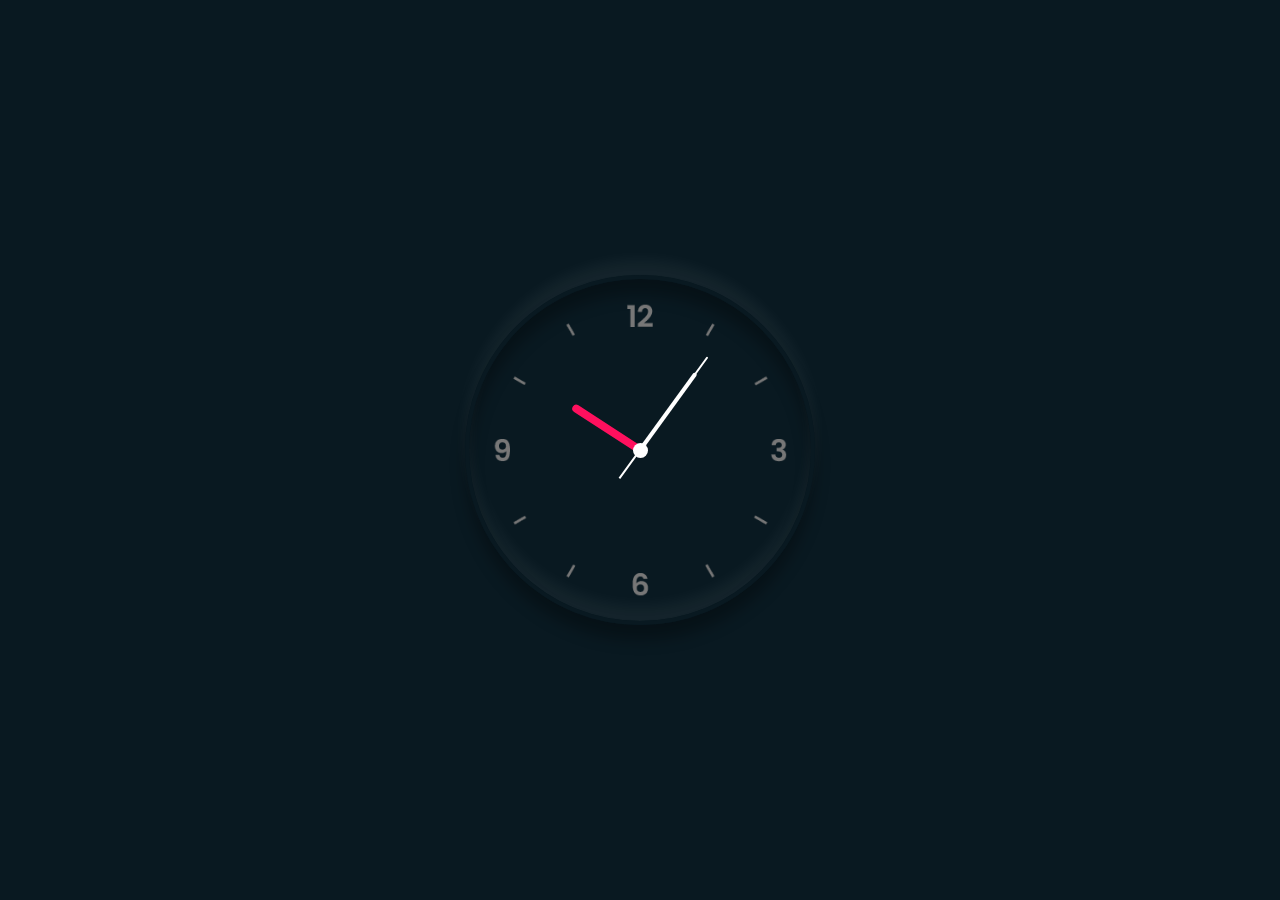
<file: index.html>
<!doctype html>
<html>
    <head>
          
        <meta charset="utf-8">
        <title>Analogue | Clock</title>
        <link rel="stylesheet" href="style.css">
    </head>

    <body>
        <div class="clock">
        <div class="hour">
        <div class="hr" id="hr"></div>        
            </div>    
        <div class="min">
        <div class="mn" id="mn"></div>
            </div>    
        <div class="sec">
        <div class="sc" id="sc"></div>
            </div>    
        </div>
    <script type="text/javascript">
        const deg = 6;
        const hr = document.querySelector('#hr');
        const mn = document.querySelector('#mn');
        const sc = document.querySelector('#sc');
       
        setInterval(() => {
        let day = new Date();
        let hh = day.getHours() * 30;
        let mm = day.getMinutes() * deg;
        let ss = day.getSeconds() * deg;
        
        
        hr.style.transform = `rotateZ(${(hh)+(mm/12)}deg)`;
        mn.style.transform = `rotateZ(${mm}deg)`;
        sc.style.transform = `rotateZ(${ss}deg)`;
        })
        
        
        
        
        </script>
    </body>

</html>
</file>
<file: style.css>
*{
    margin: 0;
    padding: 0;
    box-sizing: border-box;
}

body{
    display: flex;
    justify-content: center;
    align-items: center;
    min-height: 100vh;
    background: #091921;
}
.clock{
       width: 350px;
    height: 350px;
    display: flex;
    justify-content: center;
    align-content: center;
    background: url(clock.png);
    background-size: cover;
    border: 4px solid #091921;
    border-radius: 50%;
    box-shadow: 0 -15px 15px rgba(255, 255, 255, 0.05),
        inset 0 -15px 15px rgba(255, 255, 255, 0.05),
        0 15px 15px rgba(0, 0, 0, 0.3),
        inset 0 15px 15px rgba(0, 0,0, 0.3);
}
.clock::after
{
    content: '';
    position: absolute;
    width: 15px;
    height: 15px;
    background: #fff;
    border-radius: 50%;
    z-index: 10000;
    align-self: center;
}

.clock .hour
{
    position: absolute;
    align-self: center;
}
.clock .min
{
    position: absolute;
    align-self: center;
}
.clock .sec
{
    position: absolute;
    align-self: center;
}


.clock .hour, .hr
{
    width: 160px;
    height: 160px;
}
.clock .min, .mn
{
    width: 190px;
    height: 190px;
}
.clock .sec, .sc
{
    width: 230px;
    height: 230px;
}

.hr, .mn, .sc
{
    display: flex;
    justify-content: center;
    /*align-items: center;*/
    position: absolute;
    border-radius: 50%;
}

.hr:before
{
    content: '';
    position: absolute;
    width: 8px;
    height: 80px;
    background: #ff105e;
    z-index: 10;
    border-radius: 6px 6px 0 0;
}

.mn:before
{
    content: '';
    position: absolute;
    width: 4px;
    height: 90px;
    background: #fff;
    z-index: 11;
    border-radius: 6px 6px 0 0;
}


.sc:before
{
    content: '';
    position: absolute;
    width: 2px;
    height: 150px;
    background: #fff;
    z-index: 12;
    border-radius: 6px 6px 0 0;
}
</file>
